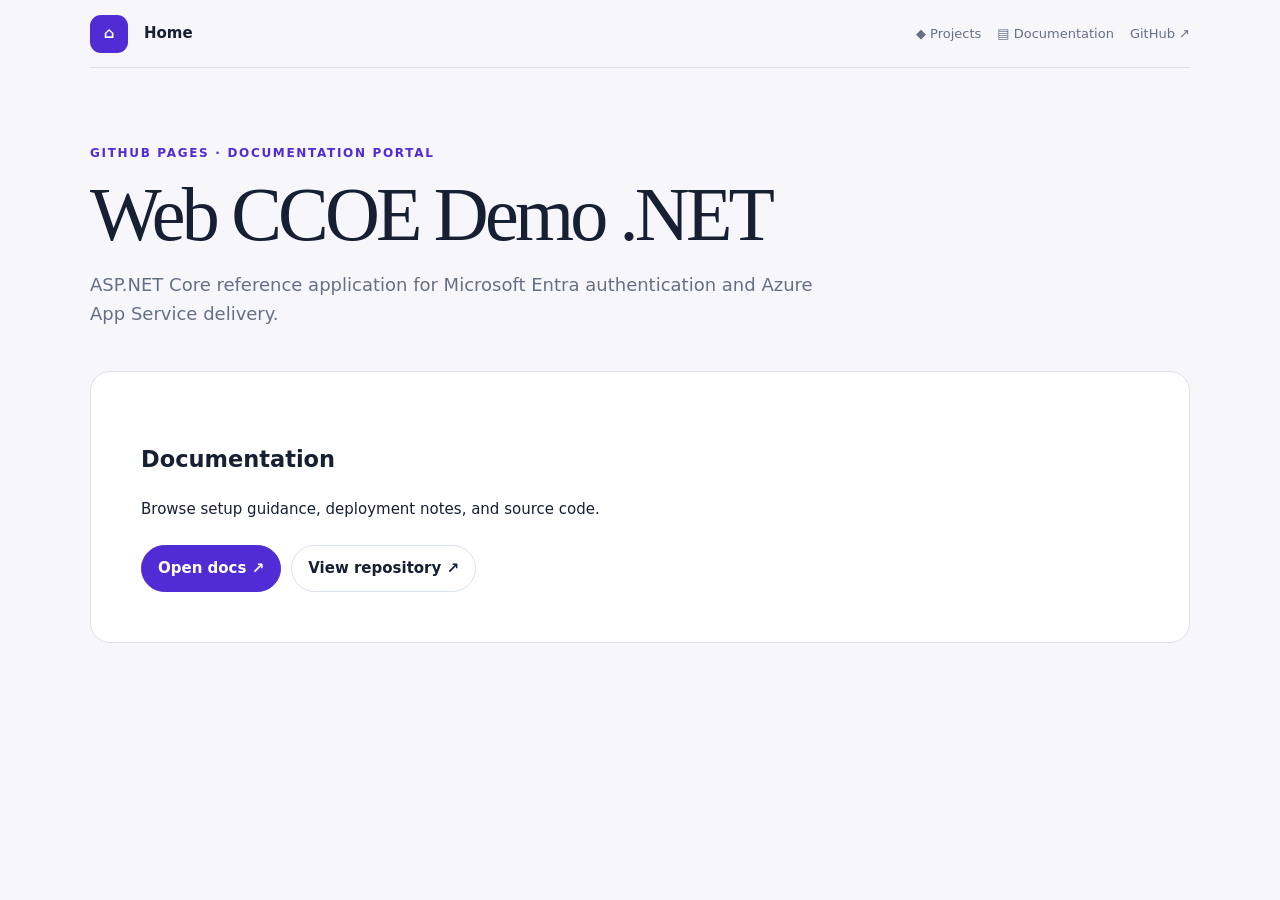
<file: index.html>
<!doctype html>
<html lang="en">
<head>
  <meta charset="utf-8">
  <meta name="viewport" content="width=device-width,initial-scale=1">
  <title>Web CCOE Demo .NET · Documentation</title>
  <style>
    :root{--accent:#512bd4;--ink:#172033;--muted:#667085;--line:#dbe2ea;--panel:#fff;--canvas:#f7f6fb}*{box-sizing:border-box}html{scroll-behavior:smooth}body{margin:0;background:var(--canvas);color:var(--ink);font:15px/1.65 Inter,system-ui,sans-serif}a{color:inherit;text-decoration:none}.shell{width:min(1100px,calc(100% - 36px));margin:auto}.topbar{min-height:68px;display:flex;align-items:center;justify-content:space-between;gap:18px;border-bottom:1px solid var(--line)}.brand,.links{display:flex;align-items:center;gap:16px}.brand{font-weight:800}.mark{width:38px;height:38px;display:grid;place-items:center;border-radius:11px;color:#fff;background:var(--accent)}.links{color:var(--muted);font-size:13px}.links a:hover{color:var(--ink)}main{padding:64px 0 80px}.eyebrow{color:var(--accent);font-size:12px;font-weight:800;letter-spacing:.14em;text-transform:uppercase}h1{margin:8px 0 18px;font:400 clamp(42px,7vw,76px)/1 Georgia,serif;letter-spacing:-.05em}.summary{max-width:760px;color:var(--muted);font-size:18px}.card{margin-top:42px;padding:clamp(24px,5vw,50px);border:1px solid var(--line);border-radius:20px;background:var(--panel)}.actions{display:flex;flex-wrap:wrap;gap:10px;margin-top:24px}.button{padding:10px 16px;border:1px solid var(--line);border-radius:999px;font-weight:700}.primary{border-color:var(--accent);color:#fff;background:var(--accent)}@media(max-width:650px){.topbar{align-items:flex-start;flex-direction:column;padding:14px 0}.links{flex-wrap:wrap}}
  </style>
</head>
<body>
  <nav class="topbar shell" aria-label="Global navigation"><a class="brand" href="https://andyxuan2010.github.io/" aria-label="Home"><span class="mark">⌂</span><span>Home</span></a><div class="links"><a href="https://andyxuan2010.github.io/#featured">◆ Projects</a><a href="#documentation">▤ Documentation</a><a href="https://github.com/andyxuan2010/web-ccoedemo-dotnet">GitHub ↗</a></div></nav>
  <main class="shell"><p class="eyebrow">GitHub Pages · Documentation Portal</p><h1>Web CCOE Demo .NET</h1><p class="summary">ASP.NET Core reference application for Microsoft Entra authentication and Azure App Service delivery.</p><section class="card" id="documentation"><h2>Documentation</h2><p>Browse setup guidance, deployment notes, and source code.</p><div class="actions"><a class="button primary" href="https://github.com/andyxuan2010/web-ccoedemo-dotnet/tree/main/docs">Open docs ↗</a><a class="button" href="https://github.com/andyxuan2010/web-ccoedemo-dotnet">View repository ↗</a></div></section></main>
</body>
</html>
</file>
